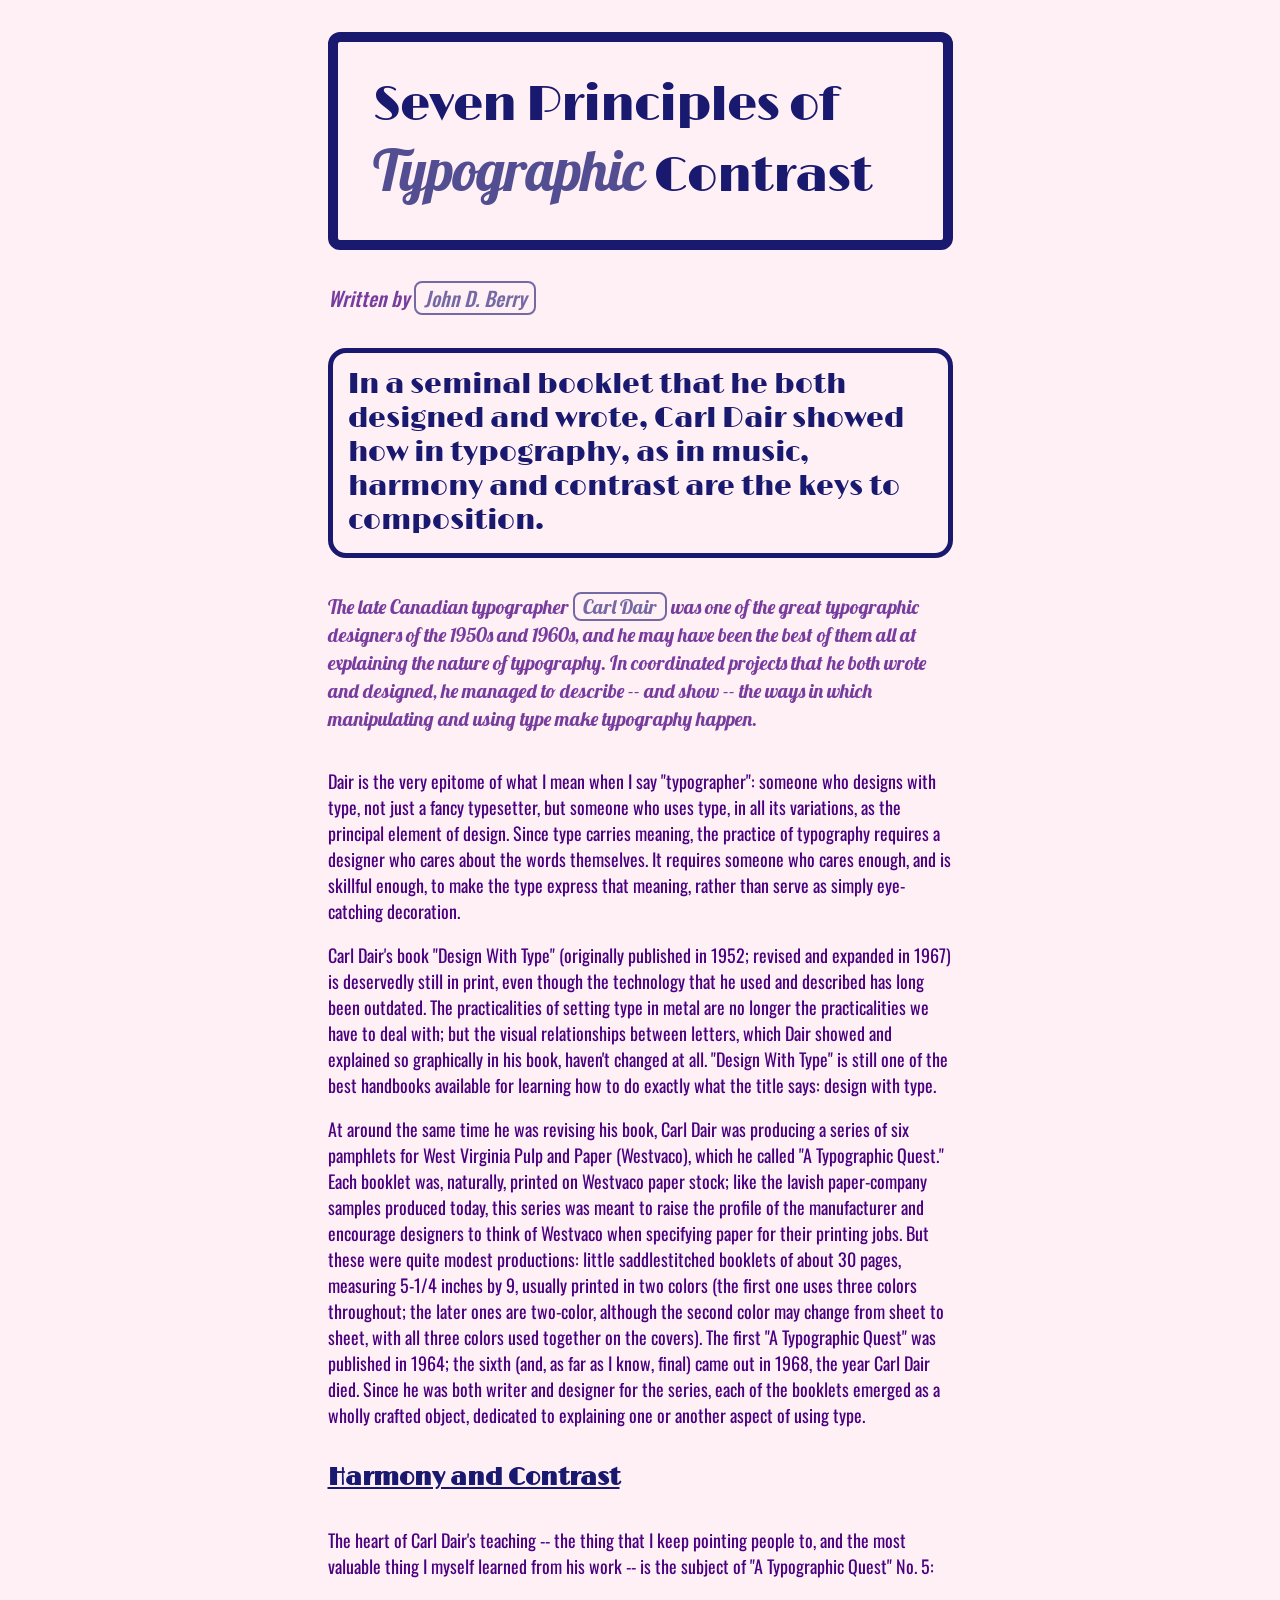
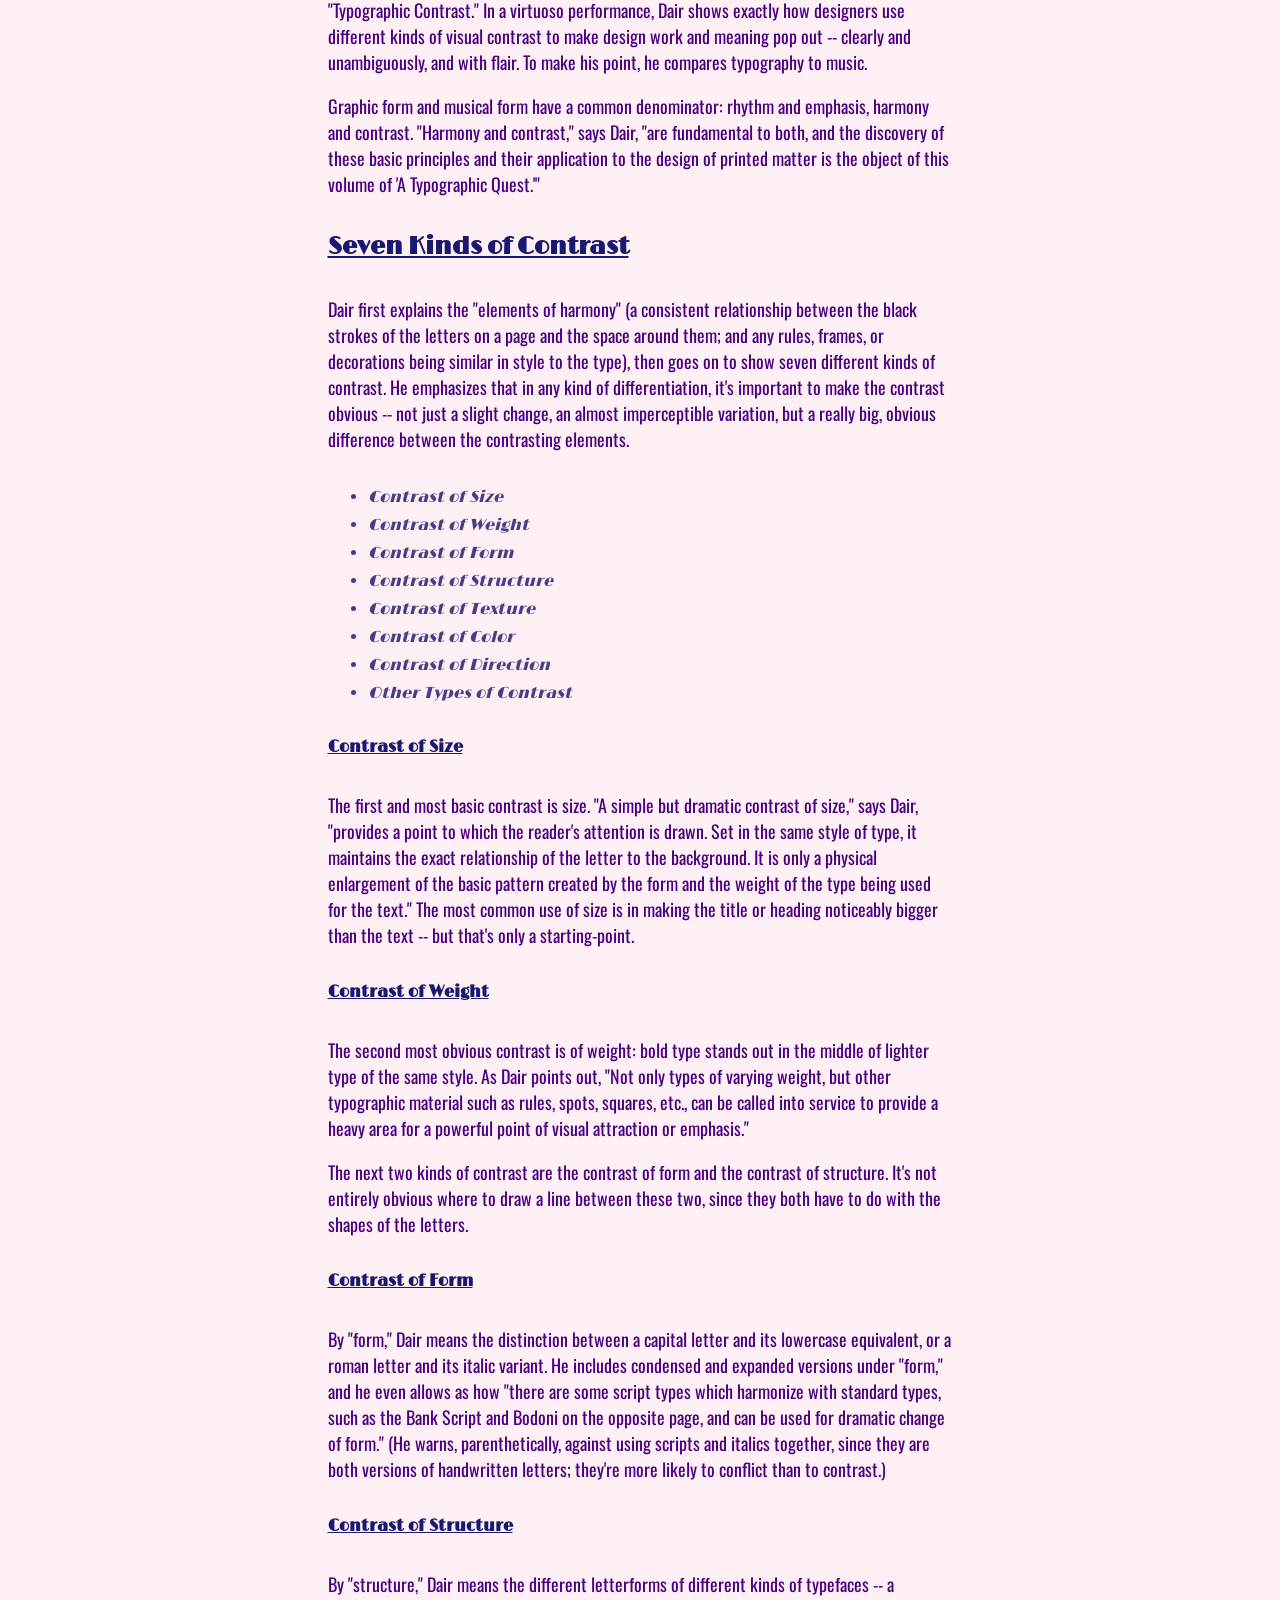
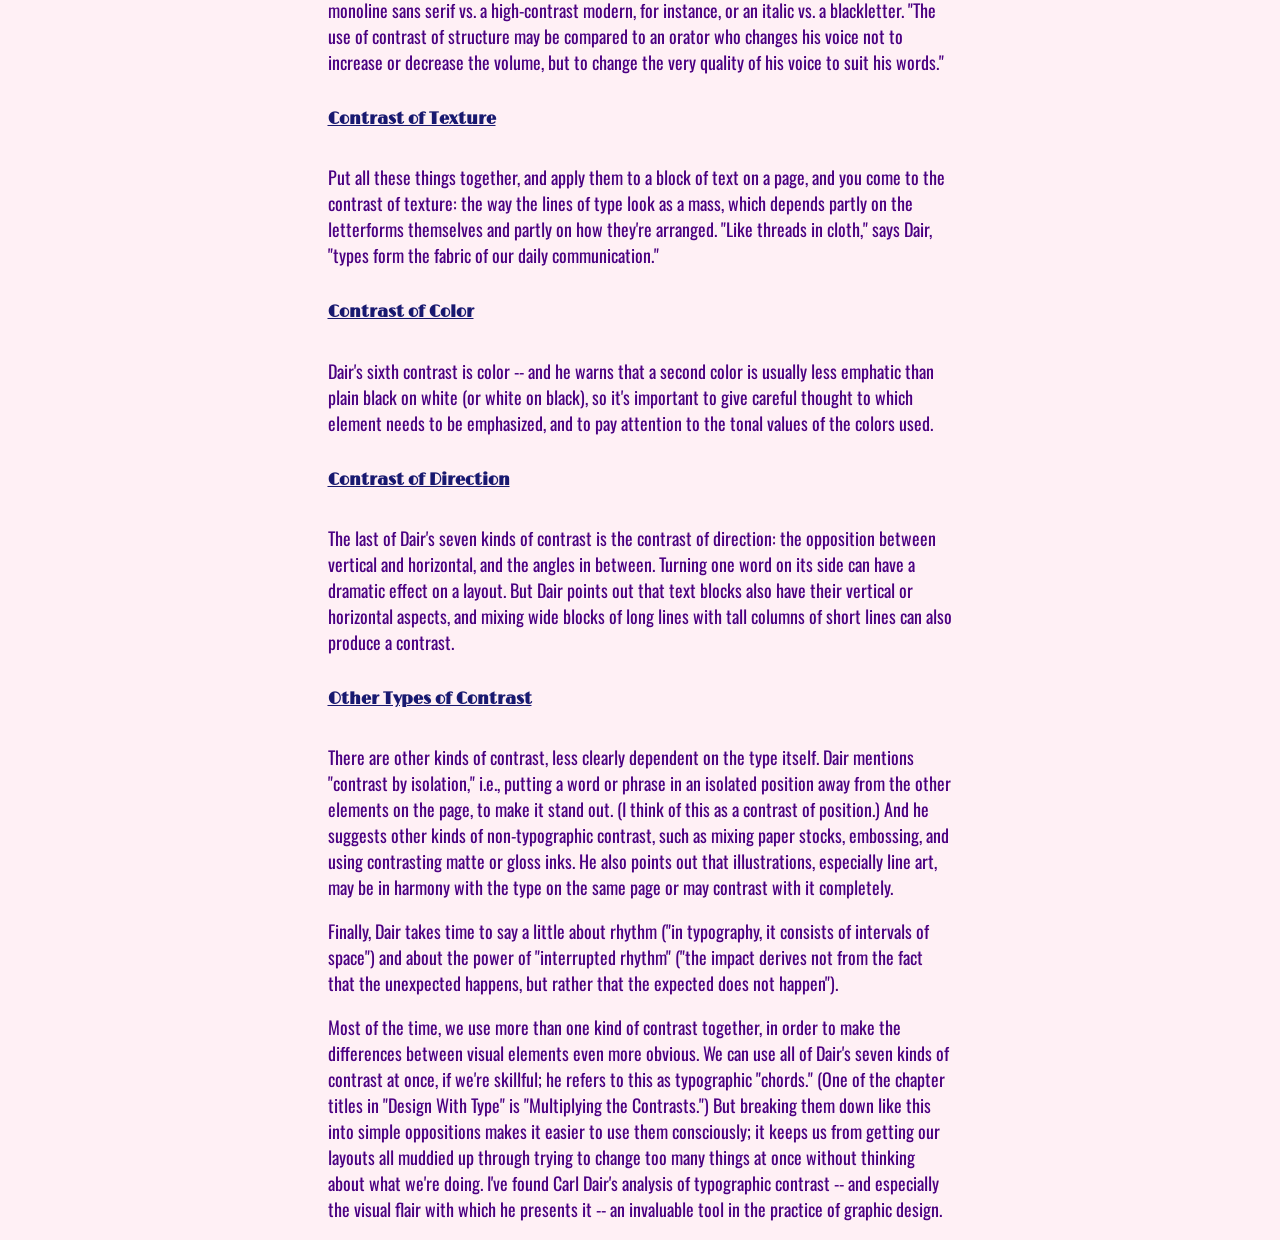
<file: index.html>
<!DOCTYPE html>

<head>

    <title>Seven Principles of Typographic Contrast</title>
    <meta name="viewport" content="width=device-width, initial-scale=1.0">
    <link rel="stylesheet" href="styles.css">
    
    <link rel="preconnect" href="https://fonts.googleapis.com">
    <link rel="preconnect" href="https://fonts.gstatic.com" crossorigin>
    <link href="https://fonts.googleapis.com/css2?family=Limelight&family=Lobster&family=Oswald:wght@200..700&display=swap" rel="stylesheet">

</head>


<body>

    <main>

        <h1>Seven Principles of <span class="fancy">Typographic</span> Contrast</h1>

        <em>Written by <a href="https://johndberry.com">John D. Berry</a> </em>

        <h2>In a seminal booklet that he both designed and wrote, Carl Dair showed how in typography, as in music, harmony and contrast are the keys to composition.</h2>

        <p class="patience">The late Canadian typographer <a href="https://en.wikipedia.org/wiki/Carl_Dair">Carl Dair</a> was one of the great typographic designers of the 1950s and 1960s, and he may have been the best of them all at explaining the nature of typography. In coordinated projects that he both wrote and designed, he managed to describe -- and show -- the ways in which manipulating and using type make typography happen.</p>

        <p>Dair is the very epitome of what I mean when I say "typographer": someone who designs with type, not just a fancy typesetter, but someone who uses type, in all its variations, as the principal element of design. Since type carries meaning, the practice of typography requires a designer who cares about the words themselves. It requires someone who cares enough, and is skillful enough, to make the type express that meaning, rather than serve as simply eye-catching decoration.</p>

        <p>Carl Dair's book "Design With Type" (originally published in 1952; revised and expanded in 1967) is deservedly still in print, even though the technology that he used and described has long been outdated. The practicalities of setting type in metal are no longer the practicalities we have to deal with; but the visual relationships between letters, which Dair showed and explained so graphically in his book, haven't changed at all. "Design With Type" is still one of the best handbooks available for learning how to do exactly what the title says: design with type.</p>

        <p>At around the same time he was revising his book, Carl Dair was producing a series of six pamphlets for West Virginia Pulp and Paper (Westvaco), which he called "A Typographic Quest." Each booklet was, naturally, printed on Westvaco paper stock; like the lavish paper-company samples produced today, this series was meant to raise the profile of the manufacturer and encourage designers to think of Westvaco when specifying paper for their printing jobs. But these were quite modest productions: little saddlestitched booklets of about 30 pages, measuring 5-1/4 inches by 9, usually printed in two colors (the first one uses three colors throughout; the later ones are two-color, although the second color may change from sheet to sheet, with all three colors used together on the covers). The first "A Typographic Quest" was published in 1964; the sixth (and, as far as I know, final) came out in 1968, the year Carl Dair died. Since he was both writer and designer for the series, each of the booklets emerged as a wholly crafted object, dedicated to explaining one or another aspect of using type.</p>

        <h3>Harmony and Contrast</h3>

        <p>The heart of Carl Dair's teaching -- the thing that I keep pointing people to, and the most valuable thing I myself learned from his work -- is the subject of "A Typographic Quest" No. 5: </p>

        <p>"Typographic Contrast." In a virtuoso performance, Dair shows exactly how designers use different kinds of  visual contrast to make design work and meaning pop out -- clearly and unambiguously, and with flair. To make his point, he compares typography to music.</p>

        <p>Graphic form and musical form have a common denominator: rhythm and emphasis, harmony and contrast. "Harmony and contrast," says Dair, "are fundamental to both, and the discovery of these basic principles and their application to the design of printed matter is the object of this volume of 'A Typographic Quest.'"</p>

        <h3>Seven Kinds of Contrast</h3>

        <p>Dair first explains the "elements of harmony" (a consistent relationship between the black strokes of the letters on a page and the space around them; and any rules, frames, or decorations being similar in style to the type), then goes on to show seven different kinds of contrast. He emphasizes that in any kind of differentiation, it's important to make the contrast obvious -- not just a slight change, an almost imperceptible variation, but a really big, obvious difference between the contrasting elements.</p>

        <ul>
            <li>Contrast of Size</li>
            <li>Contrast of Weight</li>
            <li>Contrast of Form</li>
            <li>Contrast of Structure</li>
            <li>Contrast of Texture</li>
            <li>Contrast of Color</li>
            <li>Contrast of Direction</li>
            <li>Other Types of Contrast</li>
        </ul>

        <h4>Contrast of Size</h4>

        <p>The first and most basic contrast is size. "A simple but dramatic contrast of size," says Dair, "provides a point to which the reader's attention is drawn. Set in the same style of type, it maintains the exact relationship of the letter to the background. It is only a physical enlargement of the basic pattern created by the form and the weight of the type being used for the text." The most common use of size is in making the title or heading noticeably bigger than the text -- but that's only a starting-point.</p>

        <h4>Contrast of Weight</h4>

        <p>The second most obvious contrast is of weight: bold type stands out in the middle of lighter type of the same style. As Dair points out, "Not only types of varying weight, but other typographic material such as rules, spots, squares, etc., can be called into service to provide a heavy area for a powerful point of visual attraction or emphasis."</p>
       
        <p>The next two kinds of contrast are the contrast of form and the contrast of structure. It's not entirely obvious where to draw a line between these two, since they both have to do with the shapes of the letters.</p>

        <h4>Contrast of Form</h4>

        <p>By "form," Dair means the distinction between a capital letter and its lowercase equivalent, or a roman letter and its italic variant. He includes condensed and expanded versions under "form," and he even allows as how "there are some script types which harmonize with standard types, such as the Bank Script and Bodoni on the opposite page, and can be used for dramatic change of form." (He warns, parenthetically, against using scripts and italics together, since they are both versions of handwritten letters; they're more likely to conflict than to contrast.)</p>

        <h4>Contrast of Structure</h4>

        <p>By "structure," Dair means the different letterforms of different kinds of typefaces -- a monoline sans serif vs. a high-contrast modern, for instance, or an italic vs. a blackletter. "The use of contrast of structure may be compared to an orator who changes his voice not to increase or decrease the volume, but to change the very quality of his voice to suit his words."</p>

        <h4>Contrast of Texture</h4>

        <p>Put all these things together, and apply them to a block of text on a page, and you come to the contrast of texture: the way the lines of type look as a mass, which depends partly on the letterforms themselves and partly on how they're arranged. "Like threads in cloth," says Dair, "types form the fabric of our daily communication." </p>

        <h4>Contrast of Color</h4>

        <p>Dair's sixth contrast is color -- and he warns that a second color is usually less emphatic than plain black on white (or white on black), so it's important to give careful thought to which element needs to be emphasized, and to pay attention to the tonal values of the colors used.</p>

        <h4>Contrast of Direction</h4>

        <p>The last of Dair's seven kinds of contrast is the contrast of direction: the opposition between vertical and horizontal, and the angles in between. Turning one word on its side can have a dramatic effect on a layout. But Dair points out that text blocks also have their vertical or horizontal aspects, and mixing wide blocks of long lines with tall columns of short lines can also produce a contrast.</p>

        <h4>Other Types of Contrast</h4>

        <p>There are other kinds of contrast, less clearly dependent on the type itself. Dair mentions "contrast by isolation," i.e., putting a word or phrase in an isolated position away from the other elements on the page, to make it stand out. (I think of this as a contrast of position.) And he suggests other kinds of non-typographic contrast, such as mixing paper stocks, embossing, and using contrasting matte or gloss inks. He also points out that illustrations, especially line art, may be in harmony with the type on the same page or may contrast with it completely.</p>

        <p>Finally, Dair takes time to say a little about rhythm ("in typography, it consists of intervals of space") and about the power of "interrupted rhythm" ("the impact derives not from the fact that the unexpected happens, but rather that the expected does not happen").</p>

        <p>Most of the time, we use more than one kind of contrast together, in order to make the differences between visual elements even more obvious. We can use all of Dair's seven kinds of contrast at once, if we're skillful; he refers to this as typographic "chords." (One of the chapter titles in "Design With Type" is "Multiplying the Contrasts.") But breaking them down like this into simple oppositions makes it easier to use them consciously; it keeps us from getting our layouts all muddied up through trying to change too many things at once without thinking about what we're doing. I've found Carl Dair's analysis of typographic contrast -- and especially the visual flair with which he presents it -- an invaluable tool in the practice  of graphic design.</p>
    
    </main>

</body>
</file>
<file: styles.css>
body {
    background-color: lavenderblush;
    color: midnightblue;   
    font-family: "Limelight", sans-serif;
}

main {
    max-width: 625px;
    margin-left: auto;
    margin-right: auto;
}

h1 {
    font-size: 48px;
    font-weight: 400;
    line-height: 1.2;
    letter-spacing: -1px;
    border: 10px solid;
    padding: 35px;
    border-radius: 12px;
}

em {
    font-size: 20px;
    font-family: "Oswald", sans-serif;
    font-weight: 500;
    color: indigo;
    margin-top: 35px;
    opacity: 75%;
}

h2 {
    font-size: 28px;
    font-weight: 100;
    font-style: inherit;
    margin-top: 35px;
    margin-bottom: 35px;
    border: 5px solid;
    padding: 15px;
    border-radius: 18px;

}

h3 {
    font-size: 24px;
    font-weight: 1000;
    margin-top: 35px;
    margin-bottom: 35px;
    text-decoration: underline;
}

p {
    color: indigo;
    font-size: 18px;
    font-family: "Oswald", sans-serif;
}

h4 {
    font-size: 16px;
    margin-top: 35px;
    margin-bottom: 35px;
    text-decoration: underline;
    line-height: 1.2;
    letter-spacing: -10;


}

ul {
    margin-top: 35px;
    color: darkslateblue;
}

li {
    margin-top: 8px;
    font-style: oblique;
}

.patience {
    color: indigo;
    font-family: "Lobster", sans-serif;
    opacity: 75%;
    font-size: 20px;
    margin-bottom: 35px;
    line-height: 28px;

}

.fancy {
     font-family: "Lobster", sans-serif;
     font-size: larger;
     opacity: 75%;

}

a {
    color: darkslateblue;
    border: 2px solid darkslateblue;
    text-decoration: none;
    padding-left: 8px;
    padding-right: 8px;
    border-radius: 8px;
    transition: all 0.5s;
}

a:hover {
    color: lavenderblush;
    background-color: darkslateblue;
}
</file>
